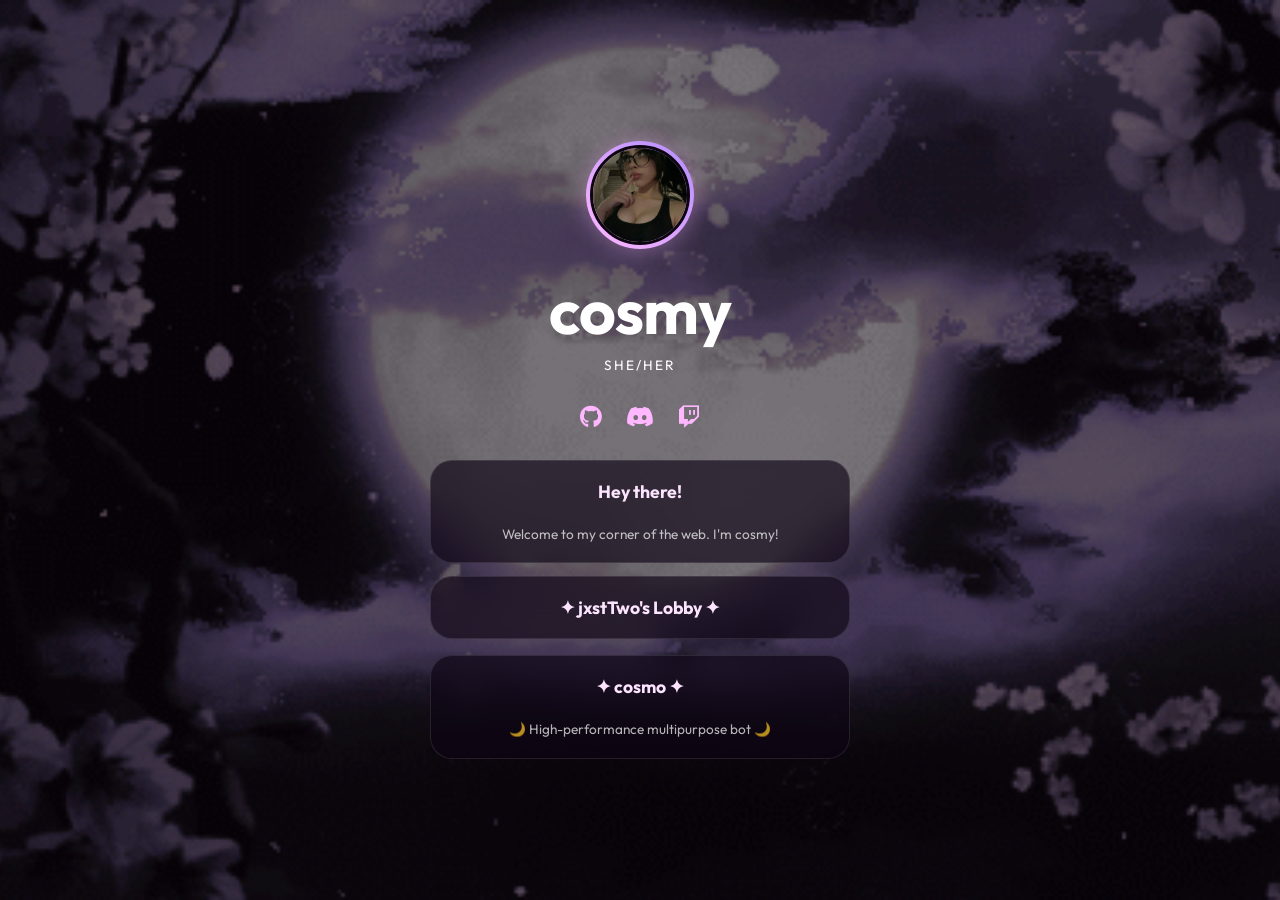
<file: index.html>
<!DOCTYPE html>
<html lang="en">
<head>
  <meta charset="UTF-8">
  <meta name="viewport" content="width=device-width, initial-scale=1.0, user-scalable=no">
  <title>cosmy.baby</title>

  <link rel="preconnect" href="https://fonts.googleapis.com">
  <link rel="preconnect" href="https://fonts.gstatic.com" crossorigin>
  <link href="https://fonts.googleapis.com/css2?family=Outfit:wght@300;500;700&display=swap" rel="stylesheet">
  <link rel="stylesheet" href="https://cdnjs.cloudflare.com/ajax/libs/font-awesome/6.5.1/css/all.min.css">
  <link rel="stylesheet" href="styles.css">

  <link rel="icon" type="image/png" href="images/avatar.png">
</head>
<body>

<main class="container">
  <div class="content-wrapper">

    <div class="avatar-wrapper fade-in">
      <div class="avatar">
        <img src="images/avatar.png" alt="Cosmy">
      </div>
    </div>

    <h1 id="scramble-text" class="fade-in">cosmy</h1>
    <p class="pronouns fade-in">she/her</p>

    <div class="social-icons fade-in" id="social-icons"></div>
    <div class="info-list fade-in" id="info-list"></div>
    <div class="link-list fade-in" id="link-list"></div>

  </div>
</main>

<script>
/* === Scramble Name === */
const titleEl = document.getElementById('scramble-text');
const chars = 'baby✿♡*•';
const text = 'cosmy';
let frame = 0;
const totalFrames = 80;

function scramble() {
  let output = '';
  for (let i = 0; i < text.length; i++) {
    output += Math.random() < frame / totalFrames
      ? text[i]
      : chars[Math.floor(Math.random() * chars.length)];
  }
  titleEl.textContent = output;
  frame++;
  if (frame <= totalFrames) {
    requestAnimationFrame(scramble);
  }
}
scramble();

/* === Fade-in Transition === */
window.addEventListener('load', () => {
  document.querySelectorAll('.fade-in').forEach((el, i) => {
    setTimeout(() => el.classList.add('visible'), i * 150);
  });
});

/* === Data Fetching === */

// Hilfsfunktion um "null" zu filtern
const filterNull = (str) => (str && str.trim().toLowerCase() === "null") ? "" : str;

// Socials laden
fetch('socials.txt')
  .then(res => res.text())
  .then(data => {
    const container = document.getElementById('social-icons');
    const parts = data.split(/\n\s*\n/); 
    parts.forEach(part => {
      const lines = part.trim().split('\n');
      if (lines.length >= 3) {
        const a = document.createElement('a');
        a.href = lines[1].trim();
        a.title = lines[0].trim();
        a.target = '_blank';
        a.innerHTML = `<i class="${lines[2].trim()}"></i>`;
        container.appendChild(a);
      }
    });
  });

// Info Box laden
fetch('info.txt')
  .then(res => res.text())
  .then(data => {
    const container = document.getElementById('info-list');
    const lines = data.trim().split('\n');
    if (lines.length >= 2) {
      const title = filterNull(lines[0]);
      const desc = filterNull(lines.slice(1).join(' '));
      
      const div = document.createElement('div');
      div.className = 'link-card info-card';
      div.innerHTML = `<strong>${title}</strong>${desc ? `<br><span>${desc}</span>` : ''}`;
      container.appendChild(div);
    }
  });

// Project Cards laden (mit "null" Check)
fetch('cards.txt')
  .then(res => res.text())
  .then(data => {
    const container = document.getElementById('link-list');
    const parts = data.split(/\n\s*\n/);
    parts.forEach(part => {
      const lines = part.trim().split('\n');
      if (lines.length >= 3) {
        const title = filterNull(lines[0]);
        const url = lines[1].trim();
        const desc = filterNull(lines[2]);

        const a = document.createElement('a');
        a.className = 'link-card';
        a.href = url;
        a.target = '_blank';
        // Wenn desc "null" war, wird kein <span> gerendert
        a.innerHTML = `<strong>${title}</strong>${desc ? `<br><span>${desc}</span>` : ''}`;
        container.appendChild(a);
      }
    });
  });
</script>
</body>
</html>
</file>
<file: styles.css>
* {
  box-sizing: border-box;
  margin: 0;
  padding: 0;
}

body {
  font-family: 'Outfit', sans-serif;
  min-height: 100vh;
  color: #fff;
  display: flex;
  justify-content: center;
  background: #0d0510;
  overflow-x: hidden;
}

body::before {
  content: "";
  position: fixed;
  inset: 0;
  background: url('images/banner.gif') center / cover no-repeat;
  opacity: 0.45;
  z-index: -1;
}

.content-wrapper {
  min-height: 100vh;
  display: flex;
  flex-direction: column;
  align-items: center;
  justify-content: center;
  gap: 0.8rem;
  padding: 3rem 1rem;
}

.avatar-wrapper {
  padding: 4px;
  background: linear-gradient(45deg, #ffb7ff, #b28dff);
  border-radius: 50%;
  box-shadow: 0 0 25px rgba(255, 183, 255, 0.4);
  margin-bottom: 0.5rem;
}

.avatar {
  width: 100px;
  height: 100px;
  border-radius: 50%;
  overflow: hidden;
  border: 3px solid #0d0510;
  background: #150a1a;
}

.avatar img {
  width: 100%;
  height: 100%;
  object-fit: cover;
}

h1 {
  font-size: clamp(2.5rem, 10vw, 4rem);
  font-weight: 700;
  letter-spacing: -1px;
}

.pronouns {
  font-size: 0.85rem;
  opacity: 0.6;
  text-transform: uppercase;
  letter-spacing: 2px;
  margin-top: -8px;
}

.social-icons {
  display: flex;
  gap: 1.5rem;
  margin: 1rem 0;
}

.social-icons a {
  font-size: 1.4rem;
  color: #ffb7ff;
  transition: all 0.3s ease;
}

.social-icons a:hover {
  color: #fff;
  transform: translateY(-3px);
}

.link-list, .info-list {
  width: min(420px, 92vw);
  display: flex;
  flex-direction: column;
  gap: 1rem;
}

.link-card {
  padding: 1.2rem 1.5rem;
  border-radius: 22px;
  text-decoration: none;
  color: white;
  background: rgba(15, 5, 20, 0.65);
  backdrop-filter: blur(14px);
  -webkit-backdrop-filter: blur(14px);
  border: 1px solid rgba(255, 255, 255, 0.1);
  transition: all 0.3s ease;
  text-align: center;
}

.link-card strong {
  display: block;
  font-size: 1.1rem;
  color: #fce4ff;
}

.link-card span {
  font-size: 0.85rem;
  opacity: 0.7;
}

.link-card:hover {
  background: rgba(255, 183, 255, 0.12);
  border-color: rgba(255, 183, 255, 0.4);
  transform: translateY(-4px);
}

.fade-in {
  opacity: 0;
  transform: translateY(20px);
  transition: opacity 0.8s ease, transform 0.8s ease;
}

.fade-in.visible {
  opacity: 1;
  transform: translateY(0);
}
</file>
